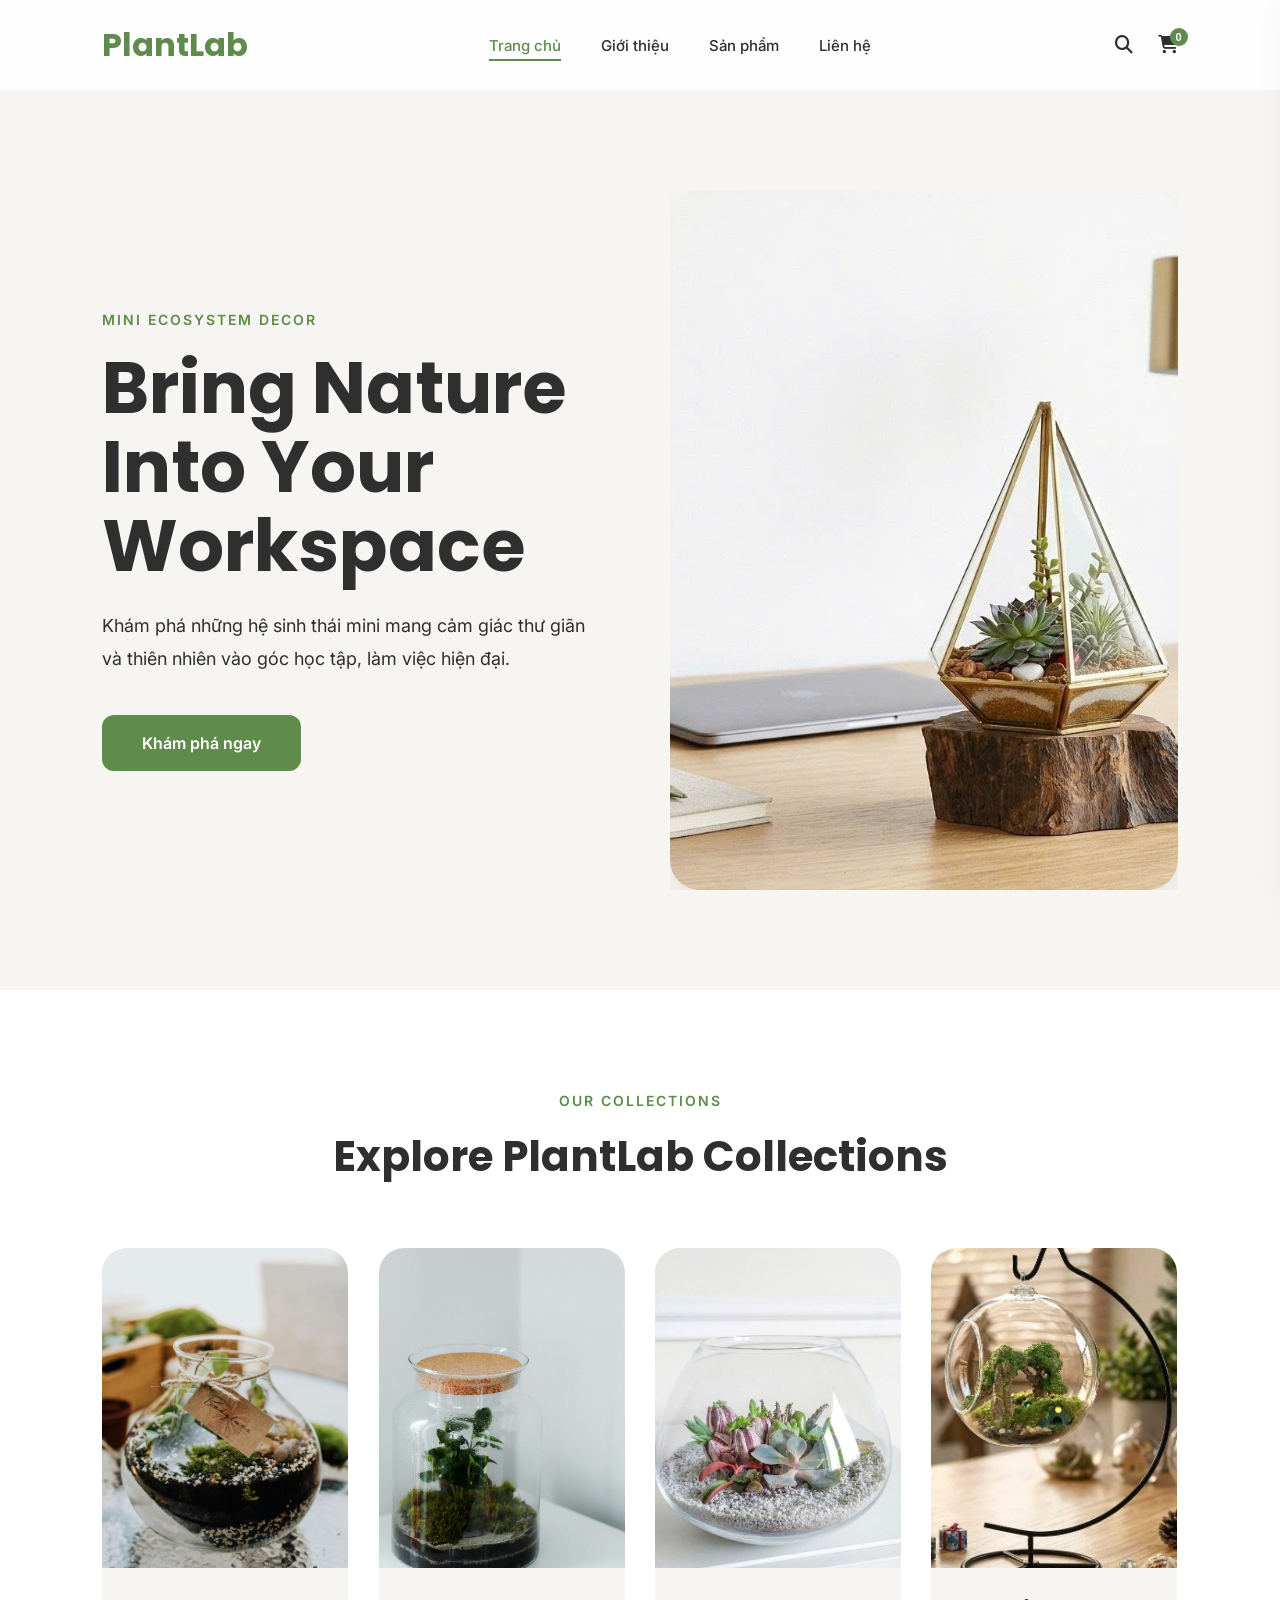
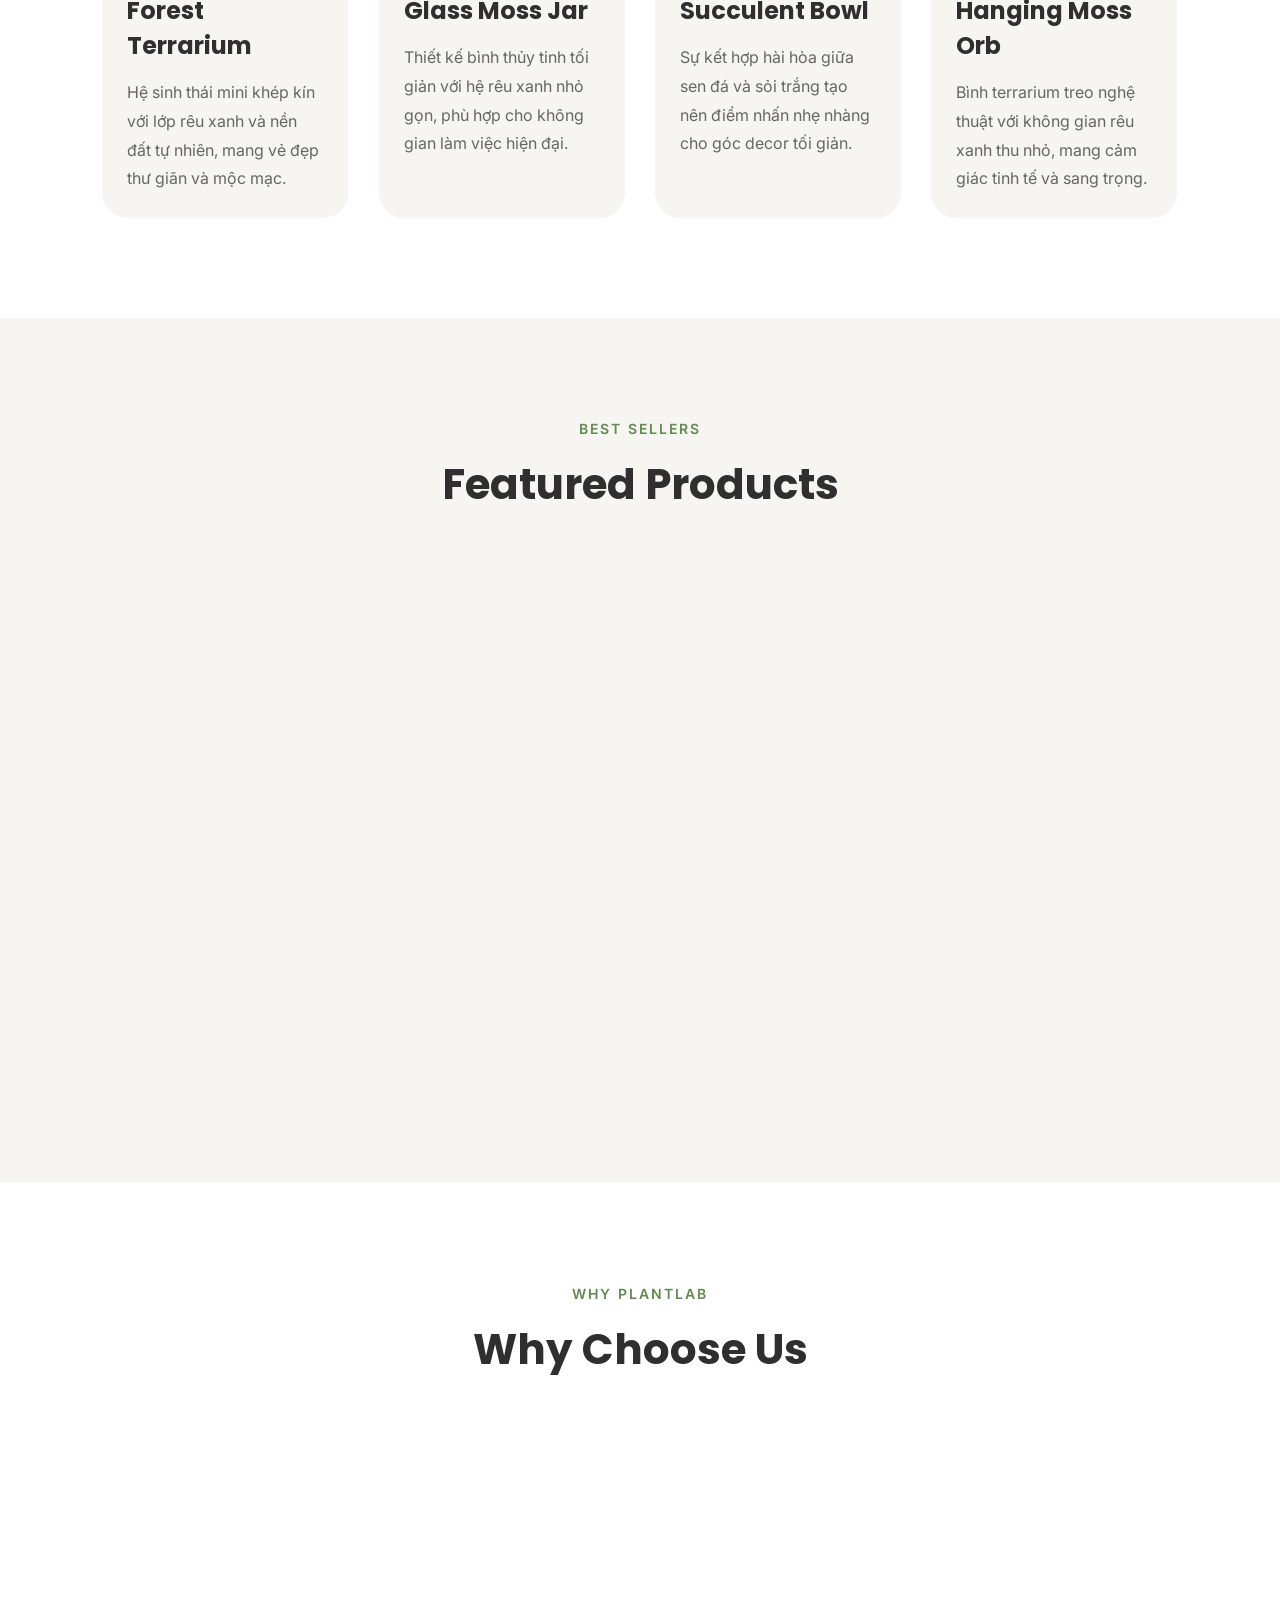
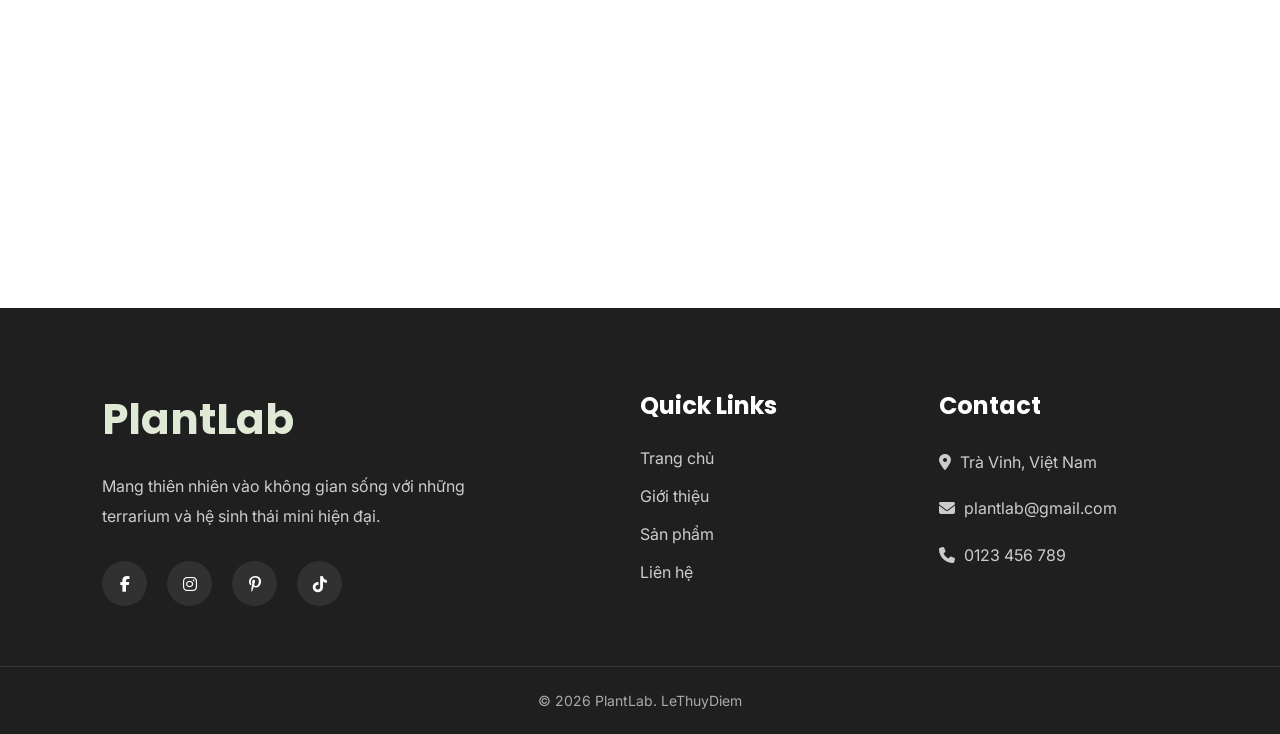
<file: index.html>
<!DOCTYPE html>
<html lang="vi">
<head>
    <meta charset="UTF-8">
    <meta name="viewport" content="width=device-width, initial-scale=1.0">
    <meta name="description" content="PlantLab - Terrarium và hệ sinh thái mini handmade, trang trí không gian làm việc hiện đại.">
    <title>PlantLab - Hệ Sinh Thái Mini & Terrarium</title>
    <link rel="stylesheet" href="./css/style.css">
    <link rel="preconnect" href="https://fonts.googleapis.com">
    <link rel="preconnect" href="https://fonts.gstatic.com" crossorigin>
    <link href="https://fonts.googleapis.com/css2?family=Inter:wght@300;400;500;600;700&family=Poppins:wght@500;600;700&display=swap" rel="stylesheet">
    <link rel="stylesheet" href="https://cdnjs.cloudflare.com/ajax/libs/font-awesome/6.5.1/css/all.min.css">
</head>
<body>
    <header class="header">
        <div class="header-left">
            <div class="logo">
                <a href="index.html">PlantLab</a>
            </div>
        </div>
        <nav class="navbar">
            <a href="index.html" class="active">Trang chủ</a>
            <a href="./html/gioi-thieu.html">Giới thiệu</a>
            <a href="./html/san-pham.html">Sản phẩm</a>
            <a href="./html/lien-he.html">Liên hệ</a>
        </nav>
        <div class="header-right">
            <div class="search-container">
                <input type="text" id="headerSearchInput" placeholder="Tìm sản phẩm..." class="header-search-input">
                <button aria-label="Tìm kiếm" class="icon-btn" id="searchIconBtn">
                    <i class="fa-solid fa-magnifying-glass"></i>
                </button>
            </div>
            <button aria-label="Giỏ hàng" class="icon-btn" id="cartIconBtn">
                <i class="fa-solid fa-cart-shopping"></i>
                <span id="cartBadge" class="cart-badge">0</span>
            </button>
        </div>
    </header>
    <main>
        <!-- Hero -->
        <section class="hero">
            <div class="hero-content">
                <span class="hero-subtitle">MINI ECOSYSTEM DECOR</span>
                <h1>Bring Nature Into Your Workspace</h1>
                <p>Khám phá những hệ sinh thái mini mang cảm giác thư giãn và thiên nhiên vào góc học tập, làm việc hiện đại.</p>
                <a href="./html/san-pham.html" class="hero-btn">Khám phá ngay</a>
            </div>
            <div class="hero-image">
                <img src="./assets/images/hero.jpg" alt="PlantLab Workspace Decor" width="600" height="400">
            </div>
        </section>
        <!-- Collections -->
        <section class="collection">
            <div class="section-header">
                <span>OUR COLLECTIONS</span>
                <h2>Explore PlantLab Collections</h2>
            </div>
            <div class="collection-container">
                <div class="collection-card">
                    <div class="collection-image">
                        <img src="./assets/images/category1.jpg" alt="Forest Terrarium">
                    </div>
                    <div class="collection-content">
                        <h3>Forest Terrarium</h3>
                        <p>Hệ sinh thái mini khép kín với lớp rêu xanh và nền đất tự nhiên, mang vẻ đẹp thư giãn và mộc mạc.</p>
                    </div>
                </div>
                <div class="collection-card">
                    <div class="collection-image">
                        <img src="./assets/images/category2.jpg" alt="Glass Moss Jar">
                    </div>
                    <div class="collection-content">
                        <h3>Glass Moss Jar</h3>
                        <p>Thiết kế bình thủy tinh tối giản với hệ rêu xanh nhỏ gọn, phù hợp cho không gian làm việc hiện đại.</p>
                    </div>
                </div>
                <div class="collection-card">
                    <div class="collection-image">
                        <img src="./assets/images/category3.jpg" alt="Succulent Bowl">
                    </div>
                    <div class="collection-content">
                        <h3>Succulent Bowl</h3>
                        <p>Sự kết hợp hài hòa giữa sen đá và sỏi trắng tạo nên điểm nhấn nhẹ nhàng cho góc decor tối giản.</p>
                    </div>
                </div>
                <div class="collection-card">
                    <div class="collection-image">
                        <img src="./assets/images/category4.jpg" alt="Hanging Moss Orb">
                    </div>
                    <div class="collection-content">
                        <h3>Hanging Moss Orb</h3>
                        <p>Bình terrarium treo nghệ thuật với không gian rêu xanh thu nhỏ, mang cảm giác tinh tế và sang trọng.</p>
                    </div>
                </div>
            </div>
        </section>

        <!-- Featured Products -->
        <section class="featured">
            <div class="section-header">
                <span>BEST SELLERS</span>
                <h2>Featured Products</h2>
            </div>
            <div class="featured-container all-products" id="featuredProductsGrid">
                <!-- Sản phẩm được render tự động bằng JavaScript -->
            </div>
        </section>

        <!-- Why Choose Us -->
        <section class="why">
            <div class="section-header">
                <span>WHY PLANTLAB</span>
                <h2>Why Choose Us</h2>
            </div>
            <div class="why-container">
                <div class="why-card">
                    <div class="why-icon"><i class="fa-solid fa-leaf"></i></div>
                    <h3>Eco Friendly</h3>
                    <p>Sản phẩm được thiết kế theo phong cách xanh và thân thiện với môi trường.</p>
                </div>
                <div class="why-card">
                    <div class="why-icon"><i class="fa-solid fa-seedling"></i></div>
                    <h3>Handmade Design</h3>
                    <p>Mỗi terrarium đều được sắp xếp thủ công với bố cục độc đáo và tinh tế.</p>
                </div>
                <div class="why-card">
                    <div class="why-icon"><i class="fa-solid fa-droplet"></i></div>
                    <h3>Easy Care</h3>
                    <p>Dễ chăm sóc và phù hợp cho không gian học tập, làm việc hiện đại.</p>
                </div>
                <div class="why-card">
                    <div class="why-icon"><i class="fa-solid fa-truck-fast"></i></div>
                    <h3>Fast Delivery</h3>
                    <p>Hỗ trợ giao hàng nhanh với đóng gói cẩn thận và an toàn cho sản phẩm.</p>
                </div>
            </div>
        </section>
    </main>
    <!-- FOOTER -->
    <footer class="footer">
        <div class="footer-container">
            <div class="footer-brand">
                <h2>PlantLab</h2>
                <p>Mang thiên nhiên vào không gian sống với những terrarium và hệ sinh thái mini hiện đại.</p>
                <div class="footer-social">
                    <a href="#" aria-label="Facebook"><i class="fa-brands fa-facebook-f"></i></a>
                    <a href="#" aria-label="Instagram"><i class="fa-brands fa-instagram"></i></a>
                    <a href="#" aria-label="Pinterest"><i class="fa-brands fa-pinterest-p"></i></a>
                    <a href="#" aria-label="Tiktok"><i class="fa-brands fa-tiktok"></i></a>
                </div>
            </div>
            <div class="footer-links">
                <h3>Quick Links</h3>
                <a href="index.html">Trang chủ</a>
                <a href="./html/gioi-thieu.html">Giới thiệu</a>
                <a href="./html/san-pham.html">Sản phẩm</a>
                <a href="./html/lien-he.html">Liên hệ</a>
            </div>
            <div class="footer-contact">
                <h3>Contact</h3>
                <p><i class="fa-solid fa-location-dot footer-icon"></i> Trà Vinh, Việt Nam</p>
                <p><i class="fa-solid fa-envelope footer-icon"></i> <a href="mailto:plantlab@gmail.com">plantlab@gmail.com</a></p>
                <p><i class="fa-solid fa-phone footer-icon"></i> <a href="tel:+840123456789">0123 456 789</a></p>
            </div>
        </div>
        <div class="footer-bottom">
            <p>© 2026 PlantLab. LeThuyDiem</p>
        </div>
    </footer>
    <!-- Giỏ hàng -->
    <div class="cart-sidebar" id="cartSidebar">
        <div class="cart-header">
            <h3>Giỏ hàng của bạn (<span id="cartCountHeader">0</span>)</h3>
            <button class="close-cart-btn" id="closeCartBtn"><i class="fa-solid fa-xmark"></i></button>
        </div>
        <div class="cart-body" id="cartItemsContainer"></div>
        <div class="cart-footer">
            <div class="cart-total">
                <span>Tổng tiền:</span>
                <span id="cartSubtotal">0đ</span>
            </div>
            <button class="checkout-btn" id="checkoutBtn">Tiến hành thanh toán</button>
        </div>
    </div>
    <div class="cart-overlay-bg" id="cartOverlayBg"></div>
    <div class="toast-container" id="toastContainer"></div>
    <script src="./js/script.js" defer></script>
</body>
</html>
</file>
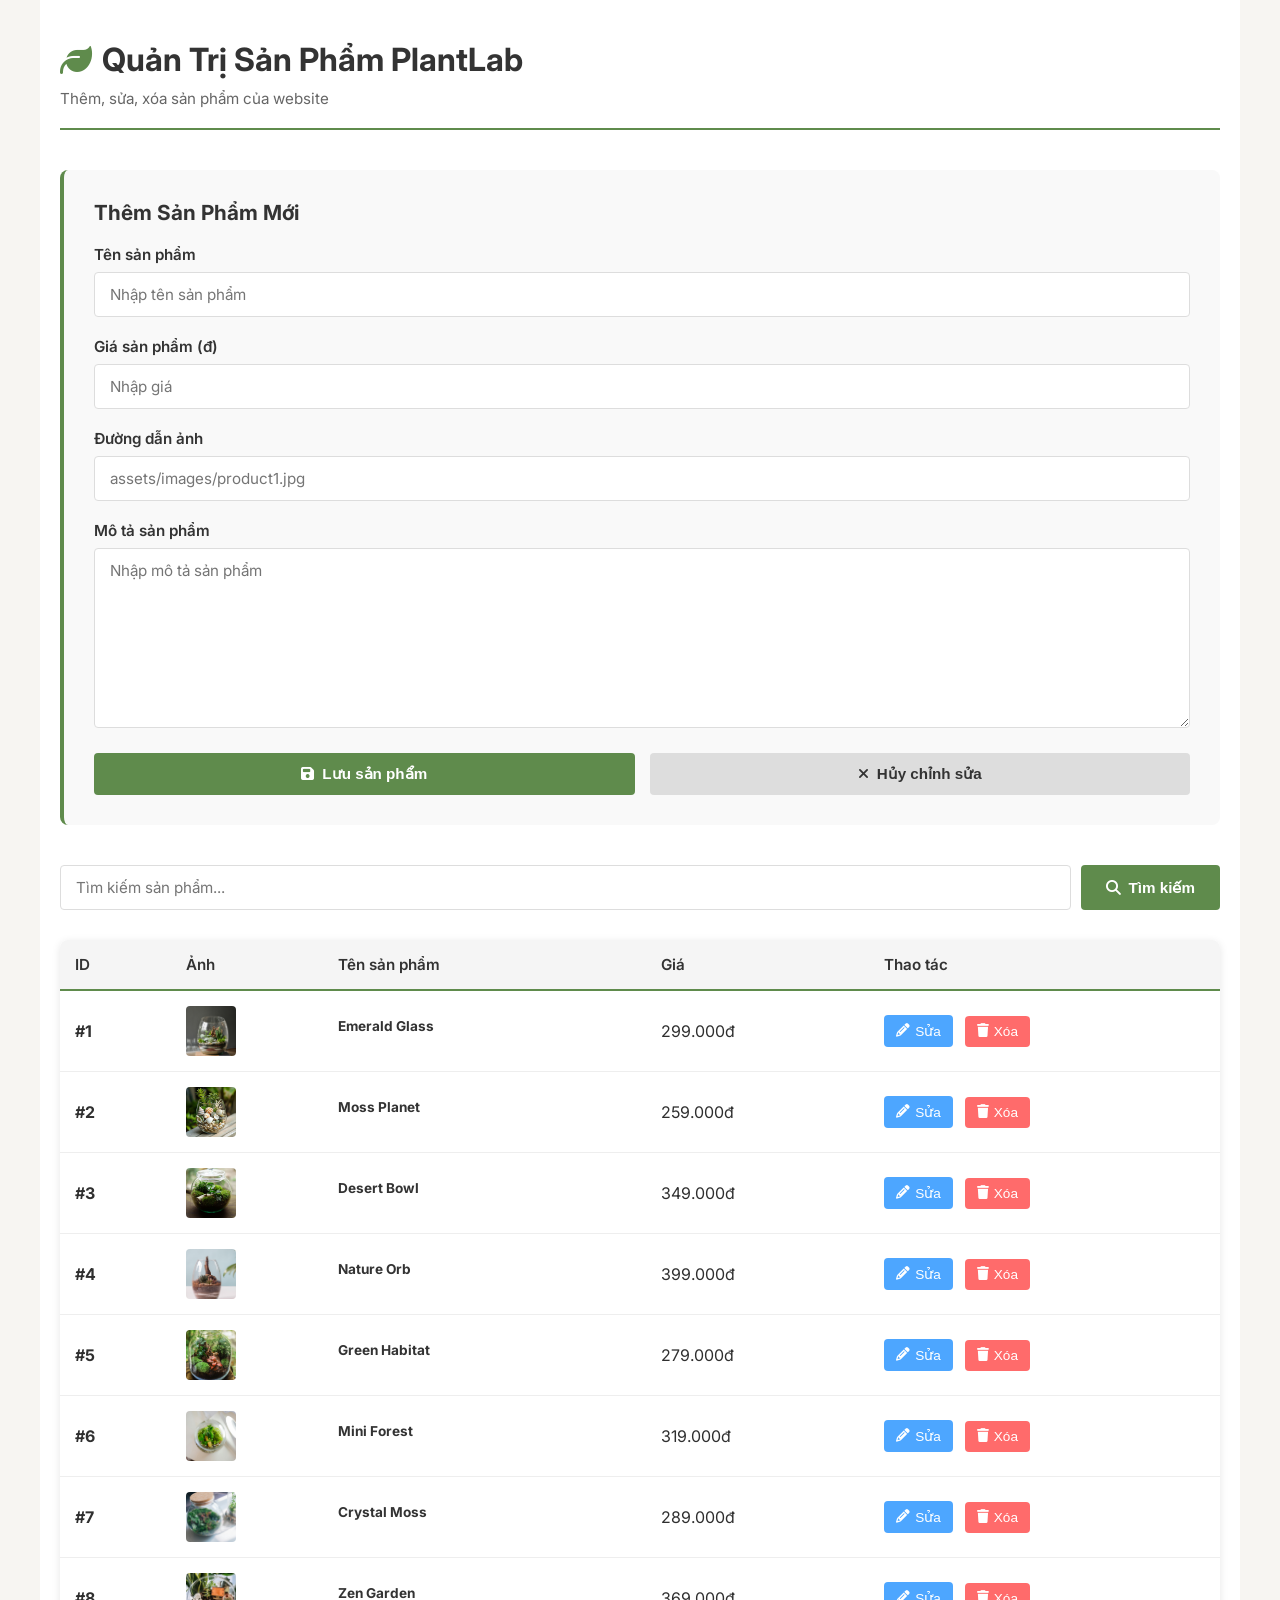
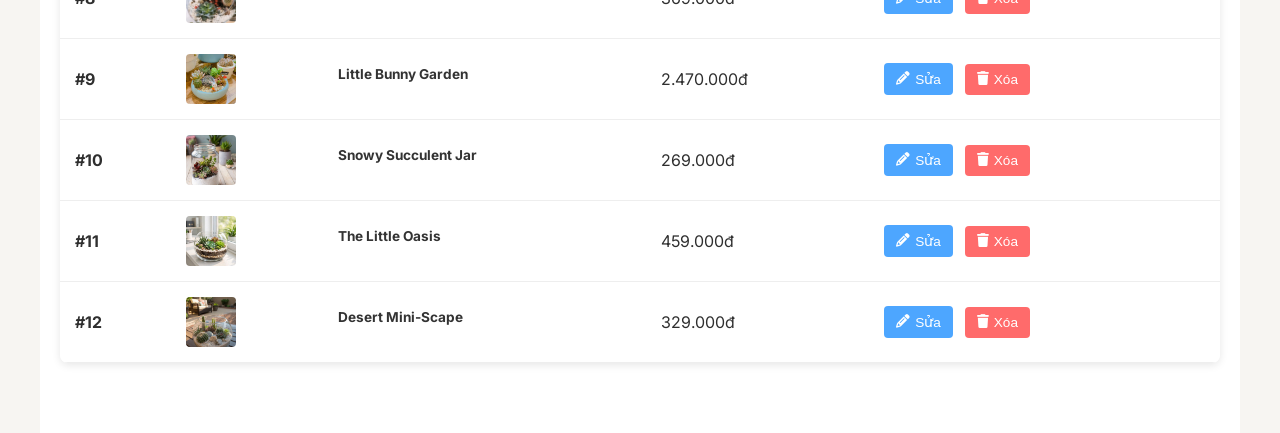
<file: html/admin.html>
<!DOCTYPE html>
<html lang="vi">
<head>
    <meta charset="UTF-8">
    <meta name="viewport" content="width=device-width, initial-scale=1.0">
    <meta name="description" content="Admin panel quản lý sản phẩm PlantLab">
    <title>PlantLab Admin - Quản Trị Sản Phẩm</title>
    <link rel="stylesheet" href="../css/style.css">
    <link rel="preconnect" href="https://fonts.googleapis.com">
    <link rel="preconnect" href="https://fonts.gstatic.com" crossorigin>
    <link href="https://fonts.googleapis.com/css2?family=Inter:wght@300;400;500;600;700&family=Poppins:wght@500;600;700&display=swap" rel="stylesheet">
    <link rel="stylesheet" href="https://cdnjs.cloudflare.com/ajax/libs/font-awesome/6.5.1/css/all.min.css">
</head>
<body>
    <div class="admin-container">
        <div class="admin-header">
            <h1 class="admin-title">
                <i class="fa-solid fa-leaf"></i> Quản Trị Sản Phẩm PlantLab
            </h1>
            <p class="admin-subtitle">Thêm, sửa, xóa sản phẩm của website</p>
        </div>
        <!-- Form quan ly san pham -->
        <div class="admin-form">
            <h2 id="formTitle">Thêm Sản Phẩm Mới</h2>
            <input type="hidden" id="editProductId">
            <div class="form-group">
                <label for="prodTitle">Tên sản phẩm</label>
                <input type="text" id="prodTitle" placeholder="Nhập tên sản phẩm" required>
            </div>
            <div class="form-group">
                <label for="prodPrice">Giá sản phẩm (đ)</label>
                <input type="number" id="prodPrice" placeholder="Nhập giá" min="0" required>
            </div>
            <div class="form-group">
                <label for="prodImage">Đường dẫn ảnh</label>
                <input type="text" id="prodImage" placeholder="assets/images/product1.jpg" required>
            </div>
            <div class="form-group">
                <label for="prodDesc">Mô tả sản phẩm</label>
                <textarea id="prodDesc" placeholder="Nhập mô tả sản phẩm" rows="4" required></textarea>
            </div>
            <div class="form-actions">
                <button type="button" class="admin-btn btn-save" id="btnSaveProduct" onclick="saveProduct()">
                    <i class="fa-solid fa-save"></i> Lưu sản phẩm
                </button>
                <button type="button" class="admin-btn btn-cancel" id="btnCancelEdit" onclick="resetAdminForm()">
                    <i class="fa-solid fa-xmark"></i> Hủy chỉnh sửa
                </button>
            </div>
        </div>
        <!-- Tim kiem -->
        <div class="admin-search-section">
            <input type="text" id="searchProduct" placeholder="Tìm kiếm sản phẩm..." class="search-input">
            <button type="button" class="admin-btn btn-search" id="btnSearch" onclick="searchAdminProduct()">
                <i class="fa-solid fa-magnifying-glass"></i> Tìm kiếm
            </button>
        </div>
        <!-- Bang san pham -->
        <div class="admin-table-wrapper">
            <table class="admin-table">
                <thead>
                    <tr>
                        <th>ID</th>
                        <th>Ảnh</th>
                        <th>Tên sản phẩm</th>
                        <th>Giá</th>
                        <th>Thao tác</th>
                    </tr>
                </thead>
                <tbody id="adminProductTableBody">
                </tbody>
            </table>
        </div>
        <!-- message -->
        <div id="noProductsMessage" class="no-products-message" style="display: none;">
            <i class="fa-solid fa-inbox"></i>
            <p>Không có sản phẩm nào. Hãy thêm sản phẩm mới!</p>
        </div>
    </div>
    <!-- Toast -->
    <div id="toastContainer" class="toast-container"></div>
    <script src="../js/script.js"></script>
</body>
</html>
</file>
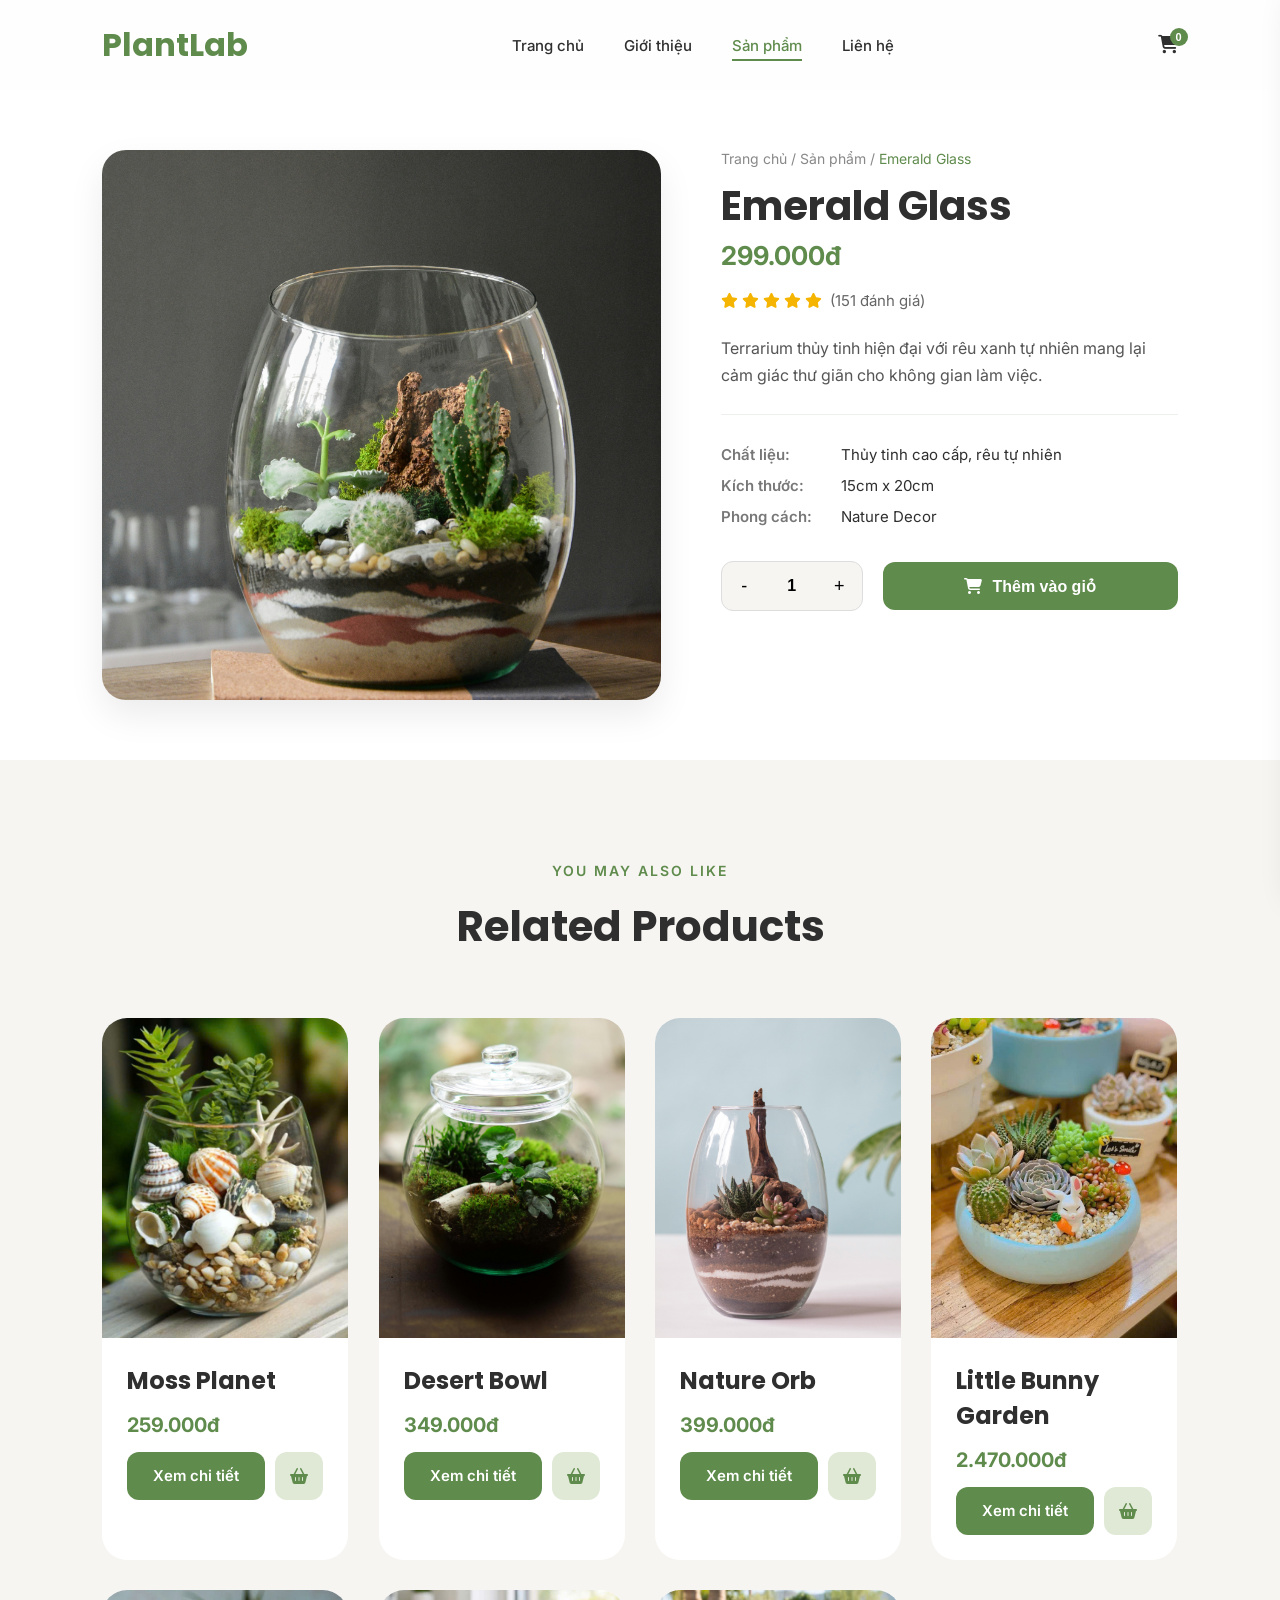
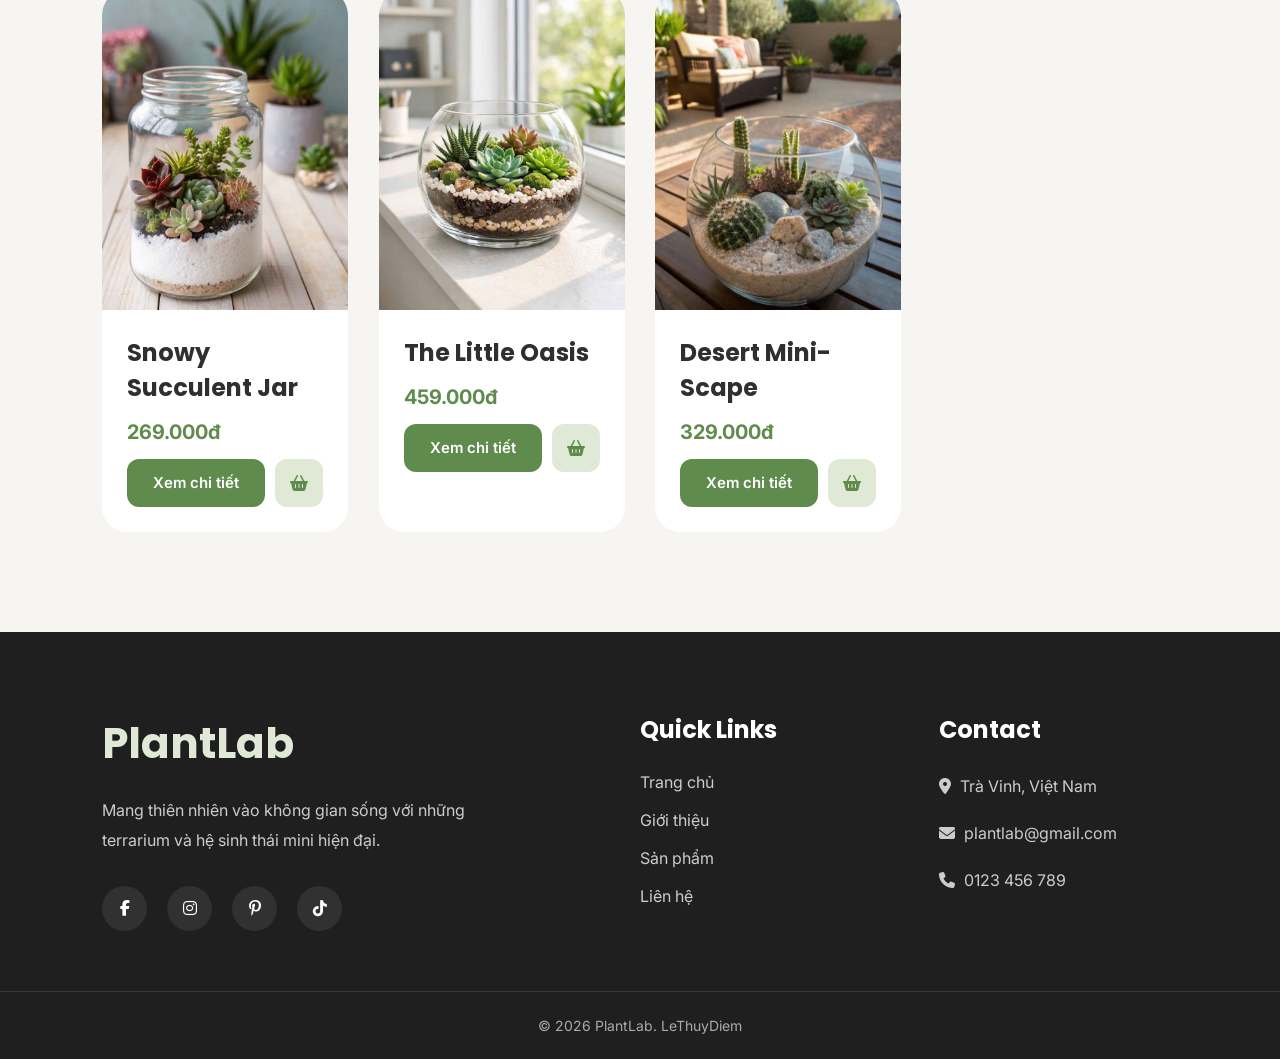
<file: html/chi-tiet.html>
<!DOCTYPE html>
<html lang="vi">
<head>
    <meta charset="UTF-8">
    <meta name="viewport" content="width=device-width, initial-scale=1.0">
    <title>Chi tiết sản phẩm | PlantLab</title>
    <link rel="stylesheet" href="../css/style.css">
    <link rel="preconnect" href="https://fonts.googleapis.com">
    <link rel="preconnect" href="https://fonts.gstatic.com" crossorigin>
    <link href="https://fonts.googleapis.com/css2?family=Inter:wght@300;400;500;600;700&family=Poppins:wght@500;600;700&display=swap" rel="stylesheet">
    <link rel="stylesheet" href="https://cdnjs.cloudflare.com/ajax/libs/font-awesome/6.5.1/css/all.min.css">
</head>
<body>
    <!-- Header -->
    <header class="header">
        <div class="header-left">
            <div class="logo">
                <a href="../index.html">PlantLab</a>
            </div>
        </div>
        <nav class="navbar">
            <a href="../index.html">Trang chủ</a>
            <a href="gioi-thieu.html">Giới thiệu</a>
            <a href="san-pham.html" class="active">Sản phẩm</a>
            <a href="lien-he.html">Liên hệ</a>
        </nav>
        <div class="header-right">
            <button class="icon-btn" id="cartIconBtn" aria-label="Giỏ hàng">
                <i class="fa-solid fa-cart-shopping"></i>
                <span id="cartBadge" class="cart-badge">0</span>
            </button>
        </div>
    </header>
    <!-- Chi tiet san pham -->
    <section class="detail-section">
        <div class="detail-image-box">
            <img id="detail-image" src="../assets/images/product1.jpg" alt="Product Image">
        </div>
        <div class="detail-info-box">
            <div class="breadcrumb">
                <a href="../index.html">Trang chủ</a>
                <span>/</span>
                <a href="san-pham.html">Sản phẩm</a>
                <span>/</span>
                <span id="breadcrumb-title" class="breadcrumb-current">Emerald Glass</span>
            </div>
            <!-- Thong tin san pham -->
            <h1 class="detail-title" id="detail-title">Emerald Glass</h1>
            <p class="detail-price" id="detail-price">299.000đ</p>
            <!-- Danh gia -->
            <div class="detail-rating">
                <div class="stars">
                    <i class="fa-solid fa-star"></i>
                    <i class="fa-solid fa-star"></i>
                    <i class="fa-solid fa-star"></i>
                    <i class="fa-solid fa-star"></i>
                    <i class="fa-solid fa-star"></i>
                </div>
                <span>(151 đánh giá)</span>
            </div>
            <!-- Mieu ta san pham -->
            <p class="detail-desc" id="detail-description">
                Terrarium thủy tinh hiện đại với rêu xanh tự nhiên mang lại cảm giác thư giãn cho không gian làm việc.
            </p>
            <div class="detail-specs">
                <div class="spec-item">
                    <span class="spec-label">Chất liệu:</span>
                    <p class="spec-value">Thủy tinh cao cấp, rêu tự nhiên</p>
                </div>
                <div class="spec-item">
                    <span class="spec-label">Kích thước:</span>
                    <p class="spec-value">15cm x 20cm</p>
                </div>
                <div class="spec-item">
                    <span class="spec-label">Phong cách:</span>
                    <p class="spec-value"> Nature Decor</p>
                </div>
            </div>
            <!-- gio hang -->
            <div class="detail-actions">
                <div class="quantity-control">
                    <button type="button" class="quantity-btn" id="minus">-</button>
                    <input type="text" value="1" class="quantity-input" id="quantity" readonly>
                    <button type="button" class="quantity-btn" id="plus">+</button>
                </div>
                <button type="button" class="btn-add-cart buy-btn" id="btnAddToCart">
                    <i class="fa-solid fa-cart-shopping"></i> Thêm vào giỏ
                </button>
            </div>
        </div>
    </section>
    <!-- San pham lien quan -->
    <section class="related-products">
        <div class="section-header">
            <span>YOU MAY ALSO LIKE</span>
            <h2>Related Products</h2>
        </div>
        <div class="featured-container" id="productGrid">
            <!-- Product 1 -->
            <div class="product-card show">
                <div class="product-image">
                    <img src="../assets/images/product2.jpg" alt="Moss Planet">
                </div>
                <div class="product-content">
                    <h3>Moss Planet</h3>
                    <p class="product-price">259.000đ</p>
                    <div class="product-actions">
                        <a href="chi-tiet.html?product=2" class="product-btn">Xem chi tiết</a>
                        <button class="add-to-cart-btn" data-id="2" aria-label="Thêm vào giỏ hàng">
                            <i class="fa-solid fa-basket-shopping"></i>
                        </button>
                    </div>
                </div>
            </div>
            <!-- Product 2 -->
            <div class="product-card show">
                <div class="product-image">
                    <img src="../assets/images/product3.jpg" alt="Desert Bowl">
                </div>
                <div class="product-content">
                    <h3>Desert Bowl</h3>
                    <p class="product-price">349.000đ</p>
                    <div class="product-actions">
                        <a href="chi-tiet.html?product=3" class="product-btn">Xem chi tiết</a>
                        <button class="add-to-cart-btn" data-id="3" aria-label="Thêm vào giỏ hàng">
                            <i class="fa-solid fa-basket-shopping"></i>
                        </button>
                    </div>
                </div>
            </div>
            <!-- Product 3 -->
            <div class="product-card show">
                <div class="product-image">
                    <img src="../assets/images/product4.jpg" alt="Nature Orb">
                </div>
                <div class="product-content">
                    <h3>Nature Orb</h3>
                    <p class="product-price">399.000đ</p>
                    <div class="product-actions">
                        <a href="chi-tiet.html?product=4" class="product-btn">Xem chi tiết</a>
                        <button class="add-to-cart-btn" data-id="4" aria-label="Thêm vào giỏ hàng">
                            <i class="fa-solid fa-basket-shopping"></i>
                        </button>
                    </div>
                </div>
            </div>
            <!-- Product 4 -->
            <div class="product-card show">
                <div class="product-image">
                    <img src="../assets/images/product9.jpg" alt="Little Bunny Garden">
                </div>
                <div class="product-content">
                    <h3>Little Bunny Garden</h3>
                    <p class="product-price">2.470.000đ</p>
                    <div class="product-actions">
                        <a href="chi-tiet.html?product=9" class="product-btn">Xem chi tiết</a>
                        <button class="add-to-cart-btn" data-id="9" aria-label="Thêm vào giỏ hàng">
                            <i class="fa-solid fa-basket-shopping"></i>
                        </button>
                    </div>
                </div>
            </div>
            <!-- Product 5 -->
            <div class="product-card show">
                <div class="product-image">
                    <img src="../assets/images/product10.jpg" alt="Snowy Succulent Jar">
                </div>
                <div class="product-content">
                    <h3>Snowy Succulent Jar</h3>
                    <p class="product-price">269.000đ</p>
                    <div class="product-actions">
                        <a href="chi-tiet.html?product=10" class="product-btn">Xem chi tiết</a>
                        <button class="add-to-cart-btn" data-id="10" aria-label="Thêm vào giỏ hàng">
                            <i class="fa-solid fa-basket-shopping"></i>
                        </button>
                    </div>
                </div>
            </div>
            <!-- Product 6 -->
            <div class="product-card show">
                <div class="product-image">
                    <img src="../assets/images/product11.jpg" alt="The Little Oasis">
                </div>
                <div class="product-content">
                    <h3>The Little Oasis</h3>
                    <p class="product-price">459.000đ</p>
                    <div class="product-actions">
                        <a href="chi-tiet.html?product=11" class="product-btn">Xem chi tiết</a>
                        <button class="add-to-cart-btn" data-id="11" aria-label="Thêm vào giỏ hàng">
                            <i class="fa-solid fa-basket-shopping"></i>
                        </button>
                    </div>
                </div>
            </div>
            <!-- Product 7 -->
            <div class="product-card show">
                <div class="product-image">
                    <img src="../assets/images/product12.jpg" alt="Desert Mini-Scape">
                </div>
                <div class="product-content">
                    <h3>Desert Mini-Scape</h3>
                    <p class="product-price">329.000đ</p>
                    <div class="product-actions">
                        <a href="chi-tiet.html?product=12" class="product-btn">Xem chi tiết</a>
                        <button class="add-to-cart-btn" data-id="12" aria-label="Thêm vào giỏ hàng">
                            <i class="fa-solid fa-basket-shopping"></i>
                        </button>
                    </div>
                </div>
            </div>
        </div>
    </section>
    <!-- FOOTER -->
    <footer class="footer">
        <div class="footer-container">
            <div class="footer-brand">
                <h2>PlantLab</h2>
                <p>Mang thiên nhiên vào không gian sống với những terrarium và hệ sinh thái mini hiện đại.</p>
                <div class="footer-social">
                    <a href="#" aria-label="Facebook"><i class="fa-brands fa-facebook-f"></i></a>
                    <a href="#" aria-label="Instagram"><i class="fa-brands fa-instagram"></i></a>
                    <a href="#" aria-label="Pinterest"><i class="fa-brands fa-pinterest-p"></i></a>
                    <a href="#" aria-label="Tiktok"><i class="fa-brands fa-tiktok"></i></a>
                </div>
            </div>
            <div class="footer-links">
                <h3>Quick Links</h3>
                <a href="../index.html">Trang chủ</a>
                <a href="gioi-thieu.html">Giới thiệu</a>
                <a href="san-pham.html">Sản phẩm</a>
                <a href="lien-he.html">Liên hệ</a>
            </div>
            <div class="footer-contact">
                <h3>Contact</h3>
                <p><i class="fa-solid fa-location-dot footer-icon"></i> Trà Vinh, Việt Nam</p>
                <p><i class="fa-solid fa-envelope footer-icon"></i> plantlab@gmail.com</p>
                <p><i class="fa-solid fa-phone footer-icon"></i> 0123 456 789</p>
            </div>
        </div>
        <div class="footer-bottom">
            <p>© 2026 PlantLab. LeThuyDiem</p>
        </div>
    </footer>
    <!-- Gio hang & thanh toan -->
    <div class="cart-sidebar" id="cartSidebar">
        <div class="cart-header">
            <h3>Giỏ hàng của bạn (<span id="cartCountHeader">0</span>)</h3>
            <button class="close-cart-btn" id="closeCartBtn"><i class="fa-solid fa-xmark"></i></button>
        </div>
        <div class="cart-body" id="cartItemsContainer"></div>
        <div class="cart-footer">
            <div class="cart-total">
                <span>Tổng tiền:</span>
                <span id="cartSubtotal">0đ</span>
            </div>
            <button class="checkout-btn">Tiến hành thanh toán</button>
        </div>
    </div>
    <div class="cart-overlay-bg" id="cartOverlayBg"></div>
    <div class="toast-container" id="toastContainer"></div>
    <script src="../js/script.js"></script>
</body>
</html>
</file>
<file: css/style.css>
* {
    margin: 0;
    padding: 0;
    box-sizing: border-box;
}
:root {
    --primary-color: #5f8b4c;
    --secondary-color: #dfe9d5;
    --background-color: #f7f5f2;
    --text-color: #2f2f2f;
    --white-color: #ffffff;
    --shadow-color: rgba(0,0,0,0.08);
}
body {
    font-family: 'Inter', sans-serif;
    background: var(--background-color);
    color: var(--text-color);
    overflow-x: hidden;
}
img {
    width: 100%;
    display: block;
}
section {
    padding: 100px 8%;
}
/* element */
a {
    text-decoration: none;
    color: inherit;
}
/* header */
.header {
    width: 100%;
    height: 90px;
    background: rgba(255,255,255,0.9);
    backdrop-filter: blur(10px);
    display: flex;
    justify-content: space-between;
    align-items: center;
    padding: 0 8%;
    position: sticky;
    top: 0;
    z-index: 999;
}
.logo {
    font-size: 32px;
    font-weight: 700;
    font-family: 'Poppins', sans-serif;
    color: var(--primary-color);
    cursor: pointer;
}
.navbar {
    display: flex;
    gap: 40px;
}
.navbar a {
    color: var(--text-color);
    font-size: 15px;
    font-weight: 500;
    position: relative;
    transition: 0.3s;
}
.navbar a::after {
    content: '';
    position: absolute;
    left: 0;
    bottom: -6px;
    width: 0%;
    height: 2px;
    background: var(--primary-color);
    transition: 0.3s;
}
.navbar a:hover::after,
.navbar a.active::after {
    width: 100%;
}
.navbar a:hover,
.navbar a.active {
    color: var(--primary-color);
}
.header-right {
    display: flex;
    align-items: center;
    gap: 25px;
}
.icon-btn {
    background: none;
    border: none;
    padding: 0;
    color: var(--text-color);
    cursor: pointer;
    position: relative;
    transition: 0.3s;
}
.icon-btn i {
    font-size: 18px;
    transition: 0.3s;
}
.icon-btn:hover i {
    color: var(--primary-color);
}
.cart-badge {
    position: absolute;
    top: -8px;
    right: -10px;
    background: var(--primary-color);
    color: white;
    font-size: 11px;
    font-weight: 600;
    width: 18px;
    height: 18px;
    border-radius: 50%;
    display: flex;
    justify-content: center;
    align-items: center;
}

.hero {
    min-height: calc(100vh - 90px);
    display: flex;
    justify-content: space-between;
    align-items: center;
    gap: 60px;
}
.hero-content {
    flex: 1;
}
.hero-subtitle {
    display: inline-block;
    font-size: 14px;
    font-weight: 600;
    letter-spacing: 2px;
    color: var(--primary-color);
    margin-bottom: 20px;
}
.hero-content h1 {
    font-size: 72px;
    line-height: 1.1;
    margin-bottom: 25px;
    font-family: 'Poppins', sans-serif;
}
.hero-content p {
    font-size: 18px;
    line-height: 1.8;
    margin-bottom: 40px;
    max-width: 550px;
}
.hero-btn {
    display: inline-block;
    padding: 18px 40px;
    border: none;
    border-radius: 12px;
    background: var(--primary-color);
    color: white;
    font-size: 16px;
    font-weight: 600;
    cursor: pointer;
    transition: 0.3s;
}
.hero-btn:hover {
    transform: translateY(-3px);
    box-shadow: 0 10px 20px rgba(95,139,76,0.3);
}
.hero-image {
    flex: 1;
    overflow: hidden;
}
.hero-image img {
    width: 100%;
    height: 700px;
    object-fit: cover;
    border-radius: 30px;
    box-shadow: 0 15px 40px var(--shadow-color);
}
/*  headers */
.section-header {
    text-align: center;
    margin-bottom: 60px;
}
.section-header span {
    font-size: 14px;
    font-weight: 600;
    letter-spacing: 2px;
    color: var(--primary-color);
}
.section-header h2 {
    font-size: 42px;
    margin-top: 15px;
    font-family: 'Poppins', sans-serif;
}
/* Colection */
.collection {
    background: white;
}
.collection-container {
    display: grid;
    grid-template-columns: repeat(4, 1fr);
    gap: 30px;
}
.collection-card {
    background: var(--background-color);
    border-radius: 25px;
    overflow: hidden;
    transition: 0.4s;
    cursor: pointer;
    opacity: 0;
    transform: translateY(30px);
}
.collection-card.show {
    opacity: 1;
    transform: translateY(0);
}
.collection-card:hover {
    transform: translateY(-10px);
    box-shadow: 0 20px 40px rgba(0,0,0,0.08);
}
.collection-image {
    overflow: hidden;
}
.collection-image img {
    width: 100%;
    height: 320px;
    object-fit: cover;
    transition: 0.5s;
}
.collection-card:hover img {
    transform: scale(1.08);
}
.collection-content {
    padding: 25px;
}
.collection-content h3 {
    font-size: 24px;
    margin-bottom: 15px;
    font-family: 'Poppins', sans-serif;
}
.collection-content p {
    line-height: 1.8;
    color: #666;
}
/* PRODUCTS SECTION */
.featured, .all-products {
    background: var(--background-color);
}
.featured-container {
    display: grid;
    grid-template-columns: repeat(4, 1fr);
    gap: 30px;
}
.product-card {
    background: white;
    border-radius: 25px;
    overflow: hidden;
    transition: transform 0.4s, box-shadow 0.4s, opacity 0.4s cubic-bezier(0.16, 1, 0.3, 1);
    opacity: 0;
    transform: translateY(30px);
}
.product-card.show {
    opacity: 1;
    transform: translateY(0);
}
.product-card:hover {
    transform: translateY(-10px);
    box-shadow: 0 20px 40px rgba(0,0,0,0.08);
}
.product-image {
    overflow: hidden;
}
.product-image img {
    width: 100%;
    height: 320px;
    object-fit: cover;
    transition: 0.5s;
}
.product-card:hover img {
    transform: scale(1.08);
}
.product-content {
    padding: 25px;
}
.product-content h3 {
    font-size: 24px;
    margin-bottom: 15px;
    font-family: 'Poppins', sans-serif;
}
.product-price {
    font-size: 20px;
    font-weight: 700;
    color: var(--primary-color);
    margin-bottom: 15px;
}
/* Product Actions */
.product-actions {
    display: flex;
    gap: 10px;
    margin-top: 15px;
}
.product-btn {
    flex: 1;
    padding: 14px;
    border: none;
    border-radius: 12px;
    background: var(--primary-color);
    color: white;
    font-size: 15px;
    font-weight: 600;
    text-align: center;
    cursor: pointer;
    transition: 0.3s;
}
.product-btn:hover {
    background: #4e733e;
}
.add-to-cart-btn {
    width: 48px;
    height: 48px;
    background: var(--secondary-color);
    color: var(--primary-color);
    border: none;
    border-radius: 12px;
    font-size: 16px;
    cursor: pointer;
    display: flex;
    align-items: center;
    justify-content: center;
    transition: 0.3s;
}
.add-to-cart-btn:hover {
    background: var(--primary-color);
    color: white;
}
/* Why */
.why {
    background: white;
}
.why-container {
    display: grid;
    grid-template-columns: repeat(4, 1fr);
    gap: 30px;
}
.why-card {
    background: var(--background-color);
    padding: 40px 30px;
    border-radius: 25px;
    text-align: center;
    transition: 0.4s;
    opacity: 0;
    transform: translateY(30px);
}
.why-card.show {
    opacity: 1;
    transform: translateY(0);
}
.why-card:hover {
    transform: translateY(-10px);
    box-shadow: 0 20px 40px rgba(0,0,0,0.08);
}
.why-icon {
    width: 90px;
    height: 90px;
    background: white;
    border-radius: 50%;
    display: flex;
    justify-content: center;
    align-items: center;
    margin: 0 auto 25px;
    box-shadow: 0 10px 20px rgba(0,0,0,0.05);
}
.why-icon i {
    font-size: 34px;
    color: var(--primary-color);
}
.why-card h3 {
    font-size: 24px;
    margin-bottom: 15px;
    font-family: 'Poppins', sans-serif;
}
.why-card p {
    line-height: 1.8;
    color: #666;
}
/* Review */
.review {
    background: var(--background-color);
}
.review-container {
    display: grid;
    grid-template-columns: repeat(3, 1fr);
    gap: 30px;
}
.review-card {
    background: white;
    padding: 40px 35px;
    border-radius: 25px;
    transition: 0.4s;
    opacity: 0;
    transform: translateY(30px);
}
.review-card.show {
    opacity: 1;
    transform: translateY(0);
}
.review-card:hover {
    transform: translateY(-10px);
    box-shadow: 0 20px 40px rgba(0,0,0,0.08);
}
.review-stars {
    margin-bottom: 25px;
}
.review-stars i {
    color: #f4b400;
    font-size: 18px;
    margin-right: 5px;
}
.review-card p {
    line-height: 1.9;
    color: #555;
    margin-bottom: 25px;
    font-size: 16px;
}
.review-card h4 {
    font-size: 20px;
    font-family: 'Poppins', sans-serif;
}

.footer {
    background: #1f1f1f;
    color: white;
    padding-top: 80px;
}
.footer-container {
    width: 84%;
    margin: auto;
    display: grid;
    grid-template-columns: 2fr 1fr 1fr;
    gap: 60px;
    padding-bottom: 60px;
}
.footer-brand h2 {
    font-size: 42px;
    margin-bottom: 20px;
    font-family: 'Poppins', sans-serif;
    color: var(--secondary-color);
}
.footer-brand p {
    line-height: 1.9;
    color: #ccc;
    max-width: 400px;
    margin-bottom: 30px;
}
.footer-social {
    display: flex;
    gap: 20px;
}
.footer-social a {
    display: inline-flex;
}
.footer-social i {
    width: 45px;
    height: 45px;
    background: rgba(255,255,255,0.08);
    border-radius: 50%;
    display: flex;
    justify-content: center;
    align-items: center;
    cursor: pointer;
    transition: 0.3s;
}
.footer-social i:hover {
    background: var(--primary-color);
    transform: translateY(-5px);
}
.footer-links h3,
.footer-contact h3 {
    font-size: 24px;
    margin-bottom: 25px;
    font-family: 'Poppins', sans-serif;
}
.footer-links {
    display: flex;
    flex-direction: column;
}
.footer-links a {
    color: #ccc;
    margin-bottom: 18px;
    transition: 0.3s;
}
.footer-links a:hover {
    color: white;
}
.footer-contact p {
    color: #ccc;
    margin-bottom: 18px;
    line-height: 1.8;
}
.footer-icon {
    margin-right: 5px;
}
.footer-bottom {
    border-top: 1px solid rgba(255,255,255,0.1);
    padding: 25px 0;
    text-align: center;
}
.footer-bottom p {
    color: #aaa;
    font-size: 14px;
}
/* OVERLAYS */
.about-hero,
.product-hero,
.contact-hero {
    height: 55vh;
    background-size: cover;
    background-position: center;
    position: relative;
    display: flex;
    justify-content: center;
    align-items: center;
    overflow: hidden;
}
.about-hero {
    height: 60vh;
    background-image: url('../assets/images/about.jpg');
}
.product-hero, .contact-hero {
    background-image: url('../assets/images/about.jpg');
}
.about-overlay, .product-overlay, .contact-overlay {
    position: absolute;
    top: 0;
    left: 0;
    width: 100%;
    height: 100%;
    background: rgba(0, 0, 0, 0.45);
    display: flex;
    flex-direction: column;
    justify-content: center;
    align-items: center;
    text-align: center;
    color: white;
    padding: 40px 20px 60px 20px;
}
.about-overlay span, .product-overlay span, .contact-overlay span {
    letter-spacing: 3px;
    margin-bottom: 20px;
    font-weight: 500;
}
.about-overlay h1, .product-overlay h1, .contact-overlay h1 {
    max-width: 800px;
    line-height: 1.2;
    font-family: 'Poppins', sans-serif;
}
.about-overlay h1 {
    font-size: 64px;
}
.product-overlay h1, .contact-overlay h1 {
    font-size: 60px;
}
/* STORY */
.story {
    display: flex;
    align-items: center;
    gap: 60px;
    background: white;
}
.story-image,
.story-content {
    flex: 1;
}
.story-image img {
    border-radius: 30px;
    height: 600px;
    object-fit: cover;
}
.story-content span {
    color: var(--primary-color);
    font-weight: 600;
    letter-spacing: 2px;
}
.story-content h2 {
    font-size: 48px;
    margin: 20px 0;
    font-family: 'Poppins', sans-serif;
}
.story-content p {
    line-height: 1.9;
    color: #666;
    margin-bottom: 20px;
}
/* MISSION */
.mission {
    display: grid;
    grid-template-columns: repeat(2, 1fr);
    gap: 30px;
    background: var(--background-color);
}
.mission-card {
    background: white;
    padding: 50px;
    border-radius: 25px;
    text-align: center;
    opacity: 0;
    transform: translateY(30px);
    transition: all 0.6s cubic-bezier(0.16, 1, 0.3, 1);
}
.mission-card.show {
    opacity: 1;
    transform: translateY(0);
}
.mission-card i {
    font-size: 50px;
    color: var(--primary-color);
    margin-bottom: 25px;
}
.mission-card h3 {
    font-size: 30px;
    margin-bottom: 20px;
    font-family: 'Poppins', sans-serif;
}
.mission-card p {
    line-height: 1.8;
    color: #666;
}
/* STATS */
.stats {
    display: grid;
    grid-template-columns: repeat(3, 1fr);
    gap: 30px;
    background: white;
}
.stats-card {
    background: var(--background-color);
    padding: 60px 30px;
    border-radius: 25px;
    text-align: center;
    opacity: 0;
    transform: translateY(30px);
    transition: all 0.6s cubic-bezier(0.16, 1, 0.3, 1);
}
.stats-card.show {
    opacity: 1;
    transform: translateY(0);
}
.stats-card h2 {
    font-size: 56px;
    color: var(--primary-color);
    margin-bottom: 15px;
    font-family: 'Poppins', sans-serif;
}
.stats-card p {
    font-size: 18px;
    color: #666;
}
/* SEARCH */
.product-search-section {
    background: white;
    padding-top: 80px;
    padding-bottom: 40px;
}
.search-box {
    width: 100%;
    max-width: 600px;
    margin: auto;
    background: var(--background-color);
    border-radius: 16px;
    padding: 18px 25px;
    display: flex;
    align-items: center;
    justify-content: space-between;
}
.search-box input {
    width: 100%;
    border: none;
    outline: none;
    background: transparent;
    font-size: 16px;
    font-family: 'Inter', sans-serif;
}
.search-box i {
    font-size: 18px;
    color: #777;
}
.header-search-input {
    width: 0;
    padding: 0;
    border: none;
    outline: none;
    transition: all 0.3s ease;
    opacity: 0;
    border-bottom: 1px solid #ccc;
    font-family: inherit;
    font-size: 0.9rem;
}
/* CONTACT */
.contact-section {
    display: grid;
    grid-template-columns: 1fr 1fr;
    gap: 60px;
    background: white;
}
.contact-info span {
    color: var(--primary-color);
    letter-spacing: 2px;
    font-weight: 600;
}
.contact-info h2 {
    font-size: 48px;
    margin: 20px 0;
    font-family: 'Poppins', sans-serif;
}
.contact-info p {
    color: #666;
    line-height: 1.9;
    margin-bottom: 30px;
}
.info-item {
    display: flex;
    align-items: flex-start;
    gap: 20px;
    margin-bottom: 30px;
}
.info-item i {
    width: 55px;
    height: 55px;
    background: var(--background-color);
    border-radius: 50%;
    display: flex;
    justify-content: center;
    align-items: center;
    color: var(--primary-color);
    font-size: 20px;
    flex-shrink: 0;
}
.info-item h4 {
    font-size: 20px;
    margin-bottom: 8px;
    font-family: 'Poppins', sans-serif;
}
/* FAQ */
.faq-section {
    margin-top: 40px;
    padding: 25px;
    background: #fdfaf6;
    border-radius: 15px;
    border: 1px solid #efeae4;
}
.faq-section h3 {
    font-family: 'Poppins', sans-serif;
    font-size: 1.2rem;
    color: #5d6d5d;
    margin-bottom: 15px;
    text-transform: uppercase;
    letter-spacing: 1px;
}
.faq-section details {
    margin-bottom: 10px;
    padding: 10px 0;
    border-bottom: 1px solid #eee;
    color: #4a4a4a;
    cursor: pointer;
}
.faq-section summary {
    font-weight: 500;
    outline: none;
    padding: 5px 0;
    list-style: none;
    position: relative;
}
.faq-section summary::after {
    content: '\2795';
    font-size: 0.8rem;
    position: absolute;
    right: 0;
}
.faq-section details[open] summary::after {
    content: '\2796';
}
.faq-section summary:hover {
    color: var(--primary-color);
}
.faq-section p {
    font-size: 0.95rem;
    line-height: 1.6;
    margin-top: 10px;
    padding-left: 10px;
    color: #777;
    font-style: italic;
}
/* CONTACT FORM */
.contact-form {
    background: var(--background-color);
    padding: 50px;
    border-radius: 30px;
}
.form-group {
    margin-bottom: 25px;
    display: flex;
    flex-direction: column;
}
.form-group label {
    font-weight: 600;
    color: #333;
    margin-bottom: 8px;
    font-size: 0.95rem;
}
.form-group input, .form-group textarea {
    padding: 18px 20px;
    border: none;
    border-radius: 16px;
    background: white;
    font-size: 15px;
    font-family: 'Inter', sans-serif;
    outline: none;
    transition: all 0.3s ease;
}
.form-group input:focus, .form-group textarea:focus {
    box-shadow: 0 0 0 3px rgba(95, 184, 120, 0.1);
    border-color: var(--primary-color);
}
.form-group textarea {
    height: 180px;
    resize: none;
}
.contact-form button {
    width: 100%;
    padding: 16px;
    border: none;
    border-radius: 16px;
    background: var(--primary-color);
    color: white;
    font-size: 16px;
    font-weight: 600;
    cursor: pointer;
    transition: 0.3s;
}
.contact-form button:hover {
    opacity: 0.9;
}
/* MAP */
.map-section {
    padding-top: 0;
    background: white;
}
.map-box {
    width: 100%;
    border-radius: 30px;
    overflow: hidden;
}
.contact-map {
    width: 100%;
    height: 450px;
    border: none;
}
/* trang chi tiet sp */
.detail-section {
    display: grid;
    grid-template-columns: 1.1fr 0.9fr;
    gap: 60px;
    background: var(--white-color);
    align-items: start;
    padding-top: 60px;
    padding-bottom: 60px;
}
.detail-image-box {
    width: 100%;
    position: sticky;
    top: 120px;
}
.detail-image-box img {
    width: 100%;
    max-height: 550px;
    object-fit: cover;
    border-radius: 24px;
    box-shadow: 0 15px 35px var(--shadow-color);
}
.detail-info-box {
    display: flex;
    flex-direction: column;
}
.breadcrumb {
    font-size: 14px;
    color: #888;
    margin-bottom: 15px;
}
.breadcrumb a {
    color: #888;
    transition: 0.3s;
}
.breadcrumb a:hover {
    color: var(--primary-color);
}
.breadcrumb-current {
    color: var(--primary-color);
}
.detail-title {
    font-size: 40px;
    font-family: 'Poppins', sans-serif;
    font-weight: 700;
    color: var(--text-color);
    margin-bottom: 10px;
    line-height: 1.2;
}
.detail-price {
    font-size: 26px;
    font-weight: 700;
    color: var(--primary-color);
    margin-bottom: 20px;
}
.detail-rating {
    display: flex;
    align-items: center;
    gap: 8px;
    margin-bottom: 25px;
    font-size: 15px;
    color: #666;
}
.detail-rating i {
    color: #f4b400;
}
.detail-desc {
    font-size: 16px;
    line-height: 1.7;
    color: #555;
    margin-bottom: 30px;
    padding-bottom: 25px;
    border-bottom: 1px solid #eef0ed;
}
.detail-specs {
    margin-bottom: 35px;
    display: flex;
    flex-direction: column;
    gap: 12px;
}
.spec-item {
    display: flex;
    font-size: 15px;
}
.spec-label {
    font-weight: 600;
    width: 120px;
    color: #777;
}
.spec-value {
    color: var(--text-color);
}
.detail-actions {
    display: flex;
    align-items: center;
    gap: 20px;
}
.quantity-control {
    display: flex;
    align-items: center;
    border: 1px solid #ddd;
    border-radius: 12px;
    background: var(--background-color);
    overflow: hidden;
}
.quantity-btn {
    background: none;
    border: none;
    width: 45px;
    height: 48px;
    font-size: 18px;
    cursor: pointer;
    transition: 0.3s;
}
.quantity-btn:hover {
    background: #e2ebd9;
    color: var(--primary-color);
}
.quantity-input {
    width: 50px;
    height: 48px;
    text-align: center;
    border: none;
    background: transparent;
    font-size: 16px;
    font-weight: 600;
    outline: none;
}
.btn-add-cart {
    flex: 1;
    height: 48px;
    border: none;
    border-radius: 12px;
    background: var(--primary-color);
    color: white;
    font-size: 16px;
    font-weight: 600;
    cursor: pointer;
    display: flex;
    justify-content: center;
    align-items: center;
    gap: 10px;
    transition: 0.3s;
}
.btn-add-cart:hover {
    background: #4e733e;
    box-shadow: 0 8px 20px rgba(95,139,76,0.25);
}
.related-products {
    background: var(--background-color);
}
/* gio hang */
.cart-sidebar {
    position: fixed;
    top: 0;
    right: -420px;
    width: 400px;
    height: 100vh;
    background: var(--white-color);
    box-shadow: -10px 0 30px rgba(0,0,0,0.1);
    z-index: 1001;
    display: flex;
    flex-direction: column;
    transition: right 0.4s cubic-bezier(0.16, 1, 0.3, 1);
}
.cart-sidebar.open {
    right: 0;
}
.cart-header {
    padding: 24px;
    border-bottom: 1px solid #eef0ed;
    display: flex;
    justify-content: space-between;
    align-items: center;
}
.cart-header h3 {
    font-family: 'Poppins', sans-serif;
    font-size: 20px;
}
.close-cart-btn {
    background: none;
    border: none;
    font-size: 20px;
    color: var(--text-color);
    cursor: pointer;
    transition: 0.3s;
}
.close-cart-btn:hover {
    color: #ff4d4f;
}
.cart-body {
    flex: 1;
    padding: 24px;
    overflow-y: auto;
    display: flex;
    flex-direction: column;
    gap: 20px;
}
.empty-cart {
    text-align: center;
    padding: 40px 20px;
    color: #999;
}
.empty-cart i {
    font-size: 2.5rem;
    margin-bottom: 15px;
    opacity: 0.5;
}
.empty-cart p {
    font-size: 0.95rem;
}
.cart-item {
    display: flex;
    gap: 15px;
    padding: 15px 0;
    border-bottom: 1px solid #eee;
    align-items: flex-start;
}
.cart-item img {
    width: 70px;
    height: 70px;
    object-fit: cover;
    border-radius: 8px;
}
.cart-item-info {
    flex: 1;
}
.cart-item-info h4 {
    margin: 0 0 5px 0;
    font-size: 0.95rem;
    color: #333;
}
.cart-item-price {
    color: var(--primary-color);
    font-weight: 600;
    font-size: 0.9rem;
    margin: 0 0 8px 0;
}
.cart-item-qty {
    display: flex;
    align-items: center;
    gap: 5px;
}
.cart-qty-btn {
    width: 24px;
    height: 24px;
    border: 1px solid #ccc;
    background: white;
    cursor: pointer;
    border-radius: 4px;
    display: flex;
    align-items: center;
    justify-content: center;
    transition: all 0.3s ease;
}
.cart-qty-btn:hover {
    border-color: var(--primary-color);
    color: var(--primary-color);
}
.cart-remove-btn {
    background: none;
    border: none;
    color: #ff5252;
    cursor: pointer;
    font-size: 1.1rem;
    padding: 5px;
    transition: all 0.3s ease;
}
.cart-remove-btn:hover {
    transform: scale(1.2);
}
.cart-footer {
    padding: 24px;
    border-top: 1px solid #eef0ed;
    background: #faf9f7;
}
.cart-total {
    display: flex;
    justify-content: space-between;
    font-size: 18px;
    font-weight: 700;
    margin-bottom: 20px;
}
.checkout-btn {
    width: 100%;
    padding: 16px;
    border: none;
    border-radius: 12px;
    background: var(--primary-color);
    color: white;
    font-size: 16px;
    font-weight: 600;
    cursor: pointer;
    transition: 0.3s;
}
.checkout-btn:hover {
    background: #4e733e;
}
.cart-overlay-bg {
    position: fixed;
    top: 0;
    left: 0;
    width: 100vw;
    height: 100vh;
    background: rgba(0,0,0,0.4);
    backdrop-filter: blur(3px);
    z-index: 1000;
    opacity: 0;
    pointer-events: none;
    transition: opacity 0.4s ease;
}
.cart-overlay-bg.open {
    opacity: 1;
    pointer-events: auto;
}
/* TOAST */
.toast-container {
    position: fixed;
    top: 100px;
    right: 20px;
    z-index: 9999;
    display: flex;
    flex-direction: column;
    gap: 10px;
    pointer-events: none;
}
.toast-message {
    pointer-events: auto;
    background-color: #ffffff;
    color: #333333;
    padding: 12px 20px;
    border-radius: 8px;
    box-shadow: 0 4px 12px rgba(0, 0, 0, 0.15);
    display: flex;
    align-items: center;
    font-family: 'Inter', sans-serif;
    font-size: 0.9rem;
    font-weight: 500;
    min-width: 280px;
    border-left: 4px solid #4caf50;
    animation: slideIn 0.3s ease forwards;
}
@keyframes slideIn {
    from {
        transform: translateX(120%);
        opacity: 0;
    }
    to {
        transform: translateX(0);
        opacity: 1;
    }
}
@keyframes fadeOut {
    from {
        transform: translateX(0);
        opacity: 1;
    }
    to {
        transform: translateX(20px);
        opacity: 0;
    }
}
/* ADMIN */
.admin-container {
    max-width: 1200px;
    margin: 0 auto;
    padding: 40px 20px;
    background: #fff;
}
.admin-header {
    margin-bottom: 40px;
    border-bottom: 2px solid var(--primary-color);
    padding-bottom: 20px;
}
.admin-title {
    font-size: 2rem;
    font-weight: 700;
    color: #333;
    margin-bottom: 10px;
    display: flex;
    align-items: center;
    gap: 10px;
}
.admin-title i {
    color: var(--primary-color);
}
.admin-subtitle {
    color: #666;
    font-size: 0.95rem;
}
.admin-form {
    background: #f9f9f9;
    padding: 30px;
    border-radius: 8px;
    margin-bottom: 40px;
    border-left: 4px solid var(--primary-color);
}
.admin-form h2 {
    font-size: 1.3rem;
    color: #333;
    margin-bottom: 20px;
}
.form-group {
    margin-bottom: 20px;
    display: flex;
    flex-direction: column;
}
.form-group label {
    font-weight: 600;
    color: #333;
    margin-bottom: 8px;
    font-size: 0.95rem;
}
.form-group input, .form-group textarea {
    padding: 12px 15px;
    border: 1px solid #ddd;
    border-radius: 4px;
    font-family: inherit;
    font-size: 0.95rem;
    transition: all 0.3s ease;
}
.form-group input:focus, .form-group textarea:focus {
    outline: none;
    border-color: var(--primary-color);
    box-shadow: 0 0 0 3px rgba(95, 184, 120, 0.1);
}
.form-group textarea {
    resize: vertical;
    min-height: 100px;
}
.form-actions {
    display: flex;
    gap: 15px;
    margin-top: 25px;
}
.form-actions button {
    flex: 1;
}
.admin-btn {
    padding: 12px 20px;
    border: none;
    border-radius: 4px;
    font-weight: 600;
    cursor: pointer;
    transition: all 0.3s ease;
    font-size: 0.95rem;
    display: flex;
    align-items: center;
    justify-content: center;
    gap: 8px;
}
.btn-save {
    background: var(--primary-color);
    color: white;
}
.btn-save:hover {
    background: #4da861;
    transform: translateY(-2px);
    box-shadow: 0 4px 12px rgba(95, 184, 120, 0.3);
}
.btn-cancel {
    background: #ddd;
    color: #333;
}
.btn-cancel:hover {
    background: #ccc;
}
.admin-search-section {
    display: flex;
    gap: 10px;
    margin-bottom: 30px;
}
.search-input {
    flex: 1;
    padding: 12px 15px;
    border: 1px solid #ddd;
    border-radius: 4px;
    font-family: inherit;
    font-size: 0.95rem;
}
.search-input:focus {
    outline: none;
    border-color: var(--primary-color);
    box-shadow: 0 0 0 3px rgba(95, 184, 120, 0.1);
}
.btn-search {
    background: var(--primary-color);
    color: white;
    padding: 12px 25px;
}
.btn-search:hover {
    background: #4da861;
}
.admin-table-wrapper {
    overflow-x: auto;
    margin-bottom: 30px;
    border-radius: 8px;
    box-shadow: 0 2px 8px rgba(0, 0, 0, 0.1);
}
.admin-table {
    width: 100%;
    border-collapse: collapse;
    background: white;
}
.admin-table thead {
    background: #f5f5f5;
    border-bottom: 2px solid var(--primary-color);
}
.admin-table th {
    padding: 15px;
    text-align: left;
    font-weight: 600;
    color: #333;
    font-size: 0.95rem;
}
.admin-table td {
    padding: 15px;
    border-bottom: 1px solid #eee;
}
.admin-table tbody tr:hover {
    background: #f9f9f9;
}
.admin-table img {
    width: 50px;
    height: 50px;
    object-fit: cover;
    border-radius: 4px;
}
.action-btn {
    padding: 8px 12px;
    margin-right: 8px;
    border: none;
    border-radius: 4px;
    cursor: pointer;
    font-size: 0.85rem;
    transition: all 0.3s ease;
    display: inline-flex;
    align-items: center;
    gap: 5px;
}
.btn-edit {
    background: #4da6ff;
    color: white;
}
.btn-edit:hover {
    background: #3a8dd9;
}
.btn-delete {
    background: #ff6b6b;
    color: white;
}
.btn-delete:hover {
    background: #e63946;
}
.no-products-message {
    text-align: center;
    padding: 60px 20px;
    color: #999;
    background: #f9f9f9;
    border-radius: 8px;
}
.no-products-message i {
    font-size: 3rem;
    margin-bottom: 15px;
    opacity: 0.5;
}
.no-products-message p {
    font-size: 1.1rem;
}
/* no result */
.no-result {
    text-align: center;
    padding: 40px 20px;
    color: #999;
    font-size: 16px;
    grid-column: 1 / -1;
}
/* MEDIA */
@media(max-width: 992px) {
    .hero {
        flex-direction: column;
        text-align: center;
    }
    .hero-content p {
        margin: auto;
        margin-bottom: 40px;
    }
    .hero-content h1 {
        font-size: 56px;
    }
    .collection-container, .featured-container, .why-container {
        grid-template-columns: repeat(2, 1fr);
    }
    .review-container {
        grid-template-columns: 1fr;
    }
    .footer-container {
        grid-template-columns: 1fr 1fr;
    }
    .product-overlay h1 {
        font-size: 46px;
    }
    .detail-section {
        grid-template-columns: 1fr;
        gap: 40px;
    }
    /* Huy sticky tren tablet va mobile de anh cuon binh thuong */
    .detail-image-box {
        position: static;
    }
    .detail-image-box img {
        max-height: 450px;
    }
    .detail-title {
        font-size: 32px;
    }
    .cart-sidebar {
        width: 100%;
        right: -100%;
    }
}
@media(max-width: 768px) {
    .header {
        flex-direction: column;
        height: auto;
        padding: 20px 5%;
        gap: 20px;
    }
    .navbar {
        flex-wrap: wrap;
        justify-content: center;
        gap: 20px;
    }
    section {
        padding: 70px 5%;
    }
    .hero {
        gap: 40px;
    }
    .hero-content h1 {
        font-size: 42px;
    }
    .hero-content p {
        font-size: 16px;
    }
    .hero-image img {
        height: auto;
    }
    .collection-container, .featured-container, .why-container, .footer-container {
        grid-template-columns: 1fr;
        gap: 40px;
    }
    .section-header h2 {
        font-size: 34px;
    }
    .footer-brand h2 {
        font-size: 36px;
    }
    .about-overlay h1, .product-overlay h1, .contact-overlay h1 {
        font-size: 34px;
    }
    .contact-overlay h1 {
        font-size: 38px;
    }
    .search-box {
        padding: 16px 20px;
    }
    .contact-info h2 {
        font-size: 36px;
    }
    .contact-form {
        padding: 35px 25px;
    }
    .toast-container {
        right: 10px;
        left: 10px;
        top: 20px;
    }
    .toast-message {
        min-width: auto;
    }
    .contact-map {
        height: 300px;
    }
    .admin-container {
        padding: 20px 15px;
    }
    .admin-title {
        font-size: 1.5rem;
    }
    .admin-form {
        padding: 20px;
    }
    .form-actions {
        flex-direction: column;
    }
    .admin-search-section {
        flex-direction: column;
    }
    .admin-table {
        font-size: 0.85rem;
    }
    .admin-table th,
    .admin-table td {
        padding: 10px;
    }
    .action-btn {
        padding: 6px 10px;
        font-size: 0.8rem;
        margin-right: 5px;
    }
}
/* SCROLL */
.collection-card,
.product-card,
.why-card,
.review-card,
.mission-card,
.stats-card {
    will-change: transform, opacity;
}
.admin-table .admin-title {
    font-size: 0.85rem;
}
@media (max-width: 992px) {
    .about-hero {
        height: 45vh;
    }
    .about-overlay h1 {
        font-size: 46px;
    }
    .story {
        flex-direction: column;
        gap: 40px;
        padding: 70px 6%;
    }
    .story-image img {
        height: 400px;
    }
    .story-content h2 {
        font-size: 38px;
    }
    .mission-card {
        padding: 35px 30px;
    }
    .mission-card h3 {
        font-size: 26px;
    }
    .stats-card h2 {
        font-size: 46px;
    }
    .contact-hero {
        height: 45vh;
    }
    .contact-overlay h1 {
        font-size: 46px;
    }
    .contact-section {
        grid-template-columns: 1fr;
        gap: 40px;
        padding: 70px 6%;
    }
    .contact-info h2 {
        font-size: 38px;
    }
    .contact-form {
        padding: 40px 35px;
    }
    .contact-map {
        height: 380px;
    }
}
@media (max-width: 768px) {
    .about-hero {
        height: 40vh;
    }
    .about-overlay h1 {
        font-size: 32px;
        padding: 0 15px;
    }
    .about-overlay span {
        font-size: 12px;
        letter-spacing: 2px;
    }
    .story {
        flex-direction: column;
        gap: 30px;
        padding: 60px 5%;
    }
    .story-image img {
        height: 280px;
        border-radius: 20px;
    }
    .story-content span {
        font-size: 12px;
    }
    .story-content h2 {
        font-size: 28px;
        margin: 15px 0;
    }
    .story-content p {
        font-size: 15px;
        line-height: 1.8;
    }
    .mission {
        grid-template-columns: 1fr;
        padding: 60px 5%;
        gap: 20px;
    }
    .mission-card {
        padding: 35px 25px;
    }
    .mission-card i {
        font-size: 40px;
    }
    .mission-card h3 {
        font-size: 24px;
    }
    .stats {
        grid-template-columns: 1fr;
        padding: 60px 5%;
        gap: 20px;
    }
    .stats-card {
        padding: 40px 20px;
    }
    .stats-card h2 {
        font-size: 48px;
    }
    .stats-card p {
        font-size: 16px;
    }
    .contact-hero {
        height: 40vh;
    }
    .contact-overlay h1 {
        font-size: 28px;
        padding: 0 15px;
    }
    .contact-overlay span {
        font-size: 12px;
        letter-spacing: 2px;
    }
    .contact-section {
        grid-template-columns: 1fr;
        padding: 60px 5%;
        gap: 35px;
    }
    .contact-info span {
        font-size: 12px;
    }
    .contact-info h2 {
        font-size: 28px;
        margin: 15px 0;
    }
    .contact-info > p {
        font-size: 15px;
    }
    .info-item {
        gap: 15px;
        margin-bottom: 20px;
    }
    .info-item i {
        width: 45px;
        height: 45px;
        font-size: 17px;
        flex-shrink: 0;
    }
    .info-item h4 {
        font-size: 17px;
    }
    .info-item p {
        font-size: 14px;
        margin-bottom: 0;
    }
    .faq-section {
        padding: 20px;
        margin-top: 25px;
    }
    .faq-section h3 {
        font-size: 1rem;
    }
    .faq-section summary {
        font-size: 14px;
        padding-right: 25px;
    }
    .faq-section p {
        font-size: 13px;
    }
    .contact-form {
        padding: 30px 20px;
        border-radius: 20px;
    }
    .form-group input,
    .form-group textarea {
        padding: 15px 16px;
        font-size: 14px;
    }
    .form-group textarea {
        height: 150px;
    }
    .contact-form button {
        padding: 15px;
        font-size: 15px;
    }
    .map-section {
        padding: 0 5% 60px 5%;
    }
    .map-box {
        border-radius: 20px;
    }
    .contact-map {
        height: 260px;
    }
}
@media (max-width: 480px) {
    .about-hero {
        height: 35vh;
    }
    .about-overlay h1 {
        font-size: 26px;
    }
    .story-image img {
        height: 230px;
    }
    .story-content h2 {
        font-size: 24px;
    }
    .mission-card {
        padding: 30px 20px;
    }
    .mission-card h3 {
        font-size: 22px;
    }
    .stats-card h2 {
        font-size: 42px;
    }
    .contact-hero {
        height: 35vh;
    }
    .contact-overlay h1 {
        font-size: 22px;
    }
    .contact-info h2 {
        font-size: 24px;
    }
    .info-item i {
        width: 40px;
        height: 40px;
        font-size: 15px;
    }
    .info-item h4 {
        font-size: 15px;
    }
    .contact-form {
        padding: 25px 15px;
    }
    .contact-map {
        height: 220px;
    }
    /* FAQ thu gọn hơn */
    .faq-section {
        padding: 15px;
    }
    .faq-section summary {
        font-size: 13px;
    }
}
@media (max-width: 992px) {
    .admin-container {
        padding: 30px 20px;
    }
    .admin-title {
        font-size: 1.6rem;
    }
    .admin-form {
        padding: 25px;
    }
    .admin-table th,
    .admin-table td {
        padding: 12px 10px;
    }
}
@media (max-width: 768px) {
    .admin-container {
        padding: 20px 15px;
    }
    .admin-title {
        font-size: 1.3rem;
        gap: 8px;
    }
    .admin-subtitle {
        font-size: 0.85rem;
    }
    .admin-form {
        padding: 20px 15px;
        border-radius: 8px;
    }
    .admin-form h2 {
        font-size: 1.1rem;
        margin-bottom: 15px;
    }
    .form-group input,
    .form-group textarea {
        padding: 13px 14px;
        font-size: 0.9rem;
    }
    .form-actions {
        flex-direction: column;
        gap: 10px;
    }
    .admin-btn {
        width: 100%;
        padding: 13px;
        font-size: 0.9rem;
        justify-content: center;
    }
    .admin-search-section {
        flex-direction: column;
        gap: 10px;
    }
    .search-input {
        width: 100%;
        padding: 13px 14px;
        font-size: 0.9rem;
    }
    .btn-search {
        width: 100%;
        justify-content: center;
    }
    .admin-table-wrapper {
        border-radius: 8px;
        overflow-x: auto;
    }
    .admin-table thead {
        display: none;
    }
    .admin-table tbody tr {
        display: flex;
        flex-direction: column;
        background: white;
        border-radius: 12px;
        margin-bottom: 15px;
        padding: 15px;
        box-shadow: 0 2px 8px rgba(0,0,0,0.08);
        border: 1px solid #eee;
        position: relative;
    }
    .admin-table tbody tr:hover {
        background: #fafafa;
    }
    .admin-table td {
        padding: 5px 0;
        border-bottom: none;
        font-size: 0.9rem;
        display: flex;
        align-items: center;
        gap: 10px;
    }
    .admin-table td:nth-child(1)::before { content: "ID: ";       font-weight: 600; color: #888; font-size: 0.8rem; }
    .admin-table td:nth-child(2)::before { content: "Ảnh: ";      font-weight: 600; color: #888; font-size: 0.8rem; }
    .admin-table td:nth-child(3)::before { content: "Tên: ";      font-weight: 600; color: #888; font-size: 0.8rem; }
    .admin-table td:nth-child(4)::before { content: "Giá: ";      font-weight: 600; color: #888; font-size: 0.8rem; }
    .admin-table td:nth-child(5)::before { content: "Thao tác: "; font-weight: 600; color: #888; font-size: 0.8rem; }
    .admin-table td:nth-child(2) img,
    .admin-table .admin-thumb {
        width: 55px;
        height: 55px;
        border-radius: 8px;
        object-fit: cover;
    }
    .admin-table .admin-title {
        font-size: 0.9rem;
        font-weight: 600;
        color: #333;
    }
    .admin-table .admin-price {
        color: var(--primary-color);
        font-weight: 700;
    }
    .admin-table td:nth-child(5) {
        flex-wrap: wrap;
        gap: 8px;
        padding-top: 10px;
        margin-top: 5px;
        border-top: 1px solid #f0f0f0;
    }
    .action-btn {
        flex: 1;
        padding: 10px 12px;
        font-size: 0.85rem;
        border-radius: 8px;
        justify-content: center;
        margin-right: 0;
    }
}
@media (max-width: 480px) {
    .admin-container {
        padding: 15px 12px;
    }
    .admin-title {
        font-size: 1.1rem;
    }
    .admin-form {
        padding: 15px 12px;
    }
    .form-group input,
    .form-group textarea {
        padding: 12px;
        font-size: 0.875rem;
    }
    .admin-table tbody tr {
        padding: 12px;
    }
    .action-btn {
        padding: 9px 10px;
        font-size: 0.8rem;
    }
}
</file>
